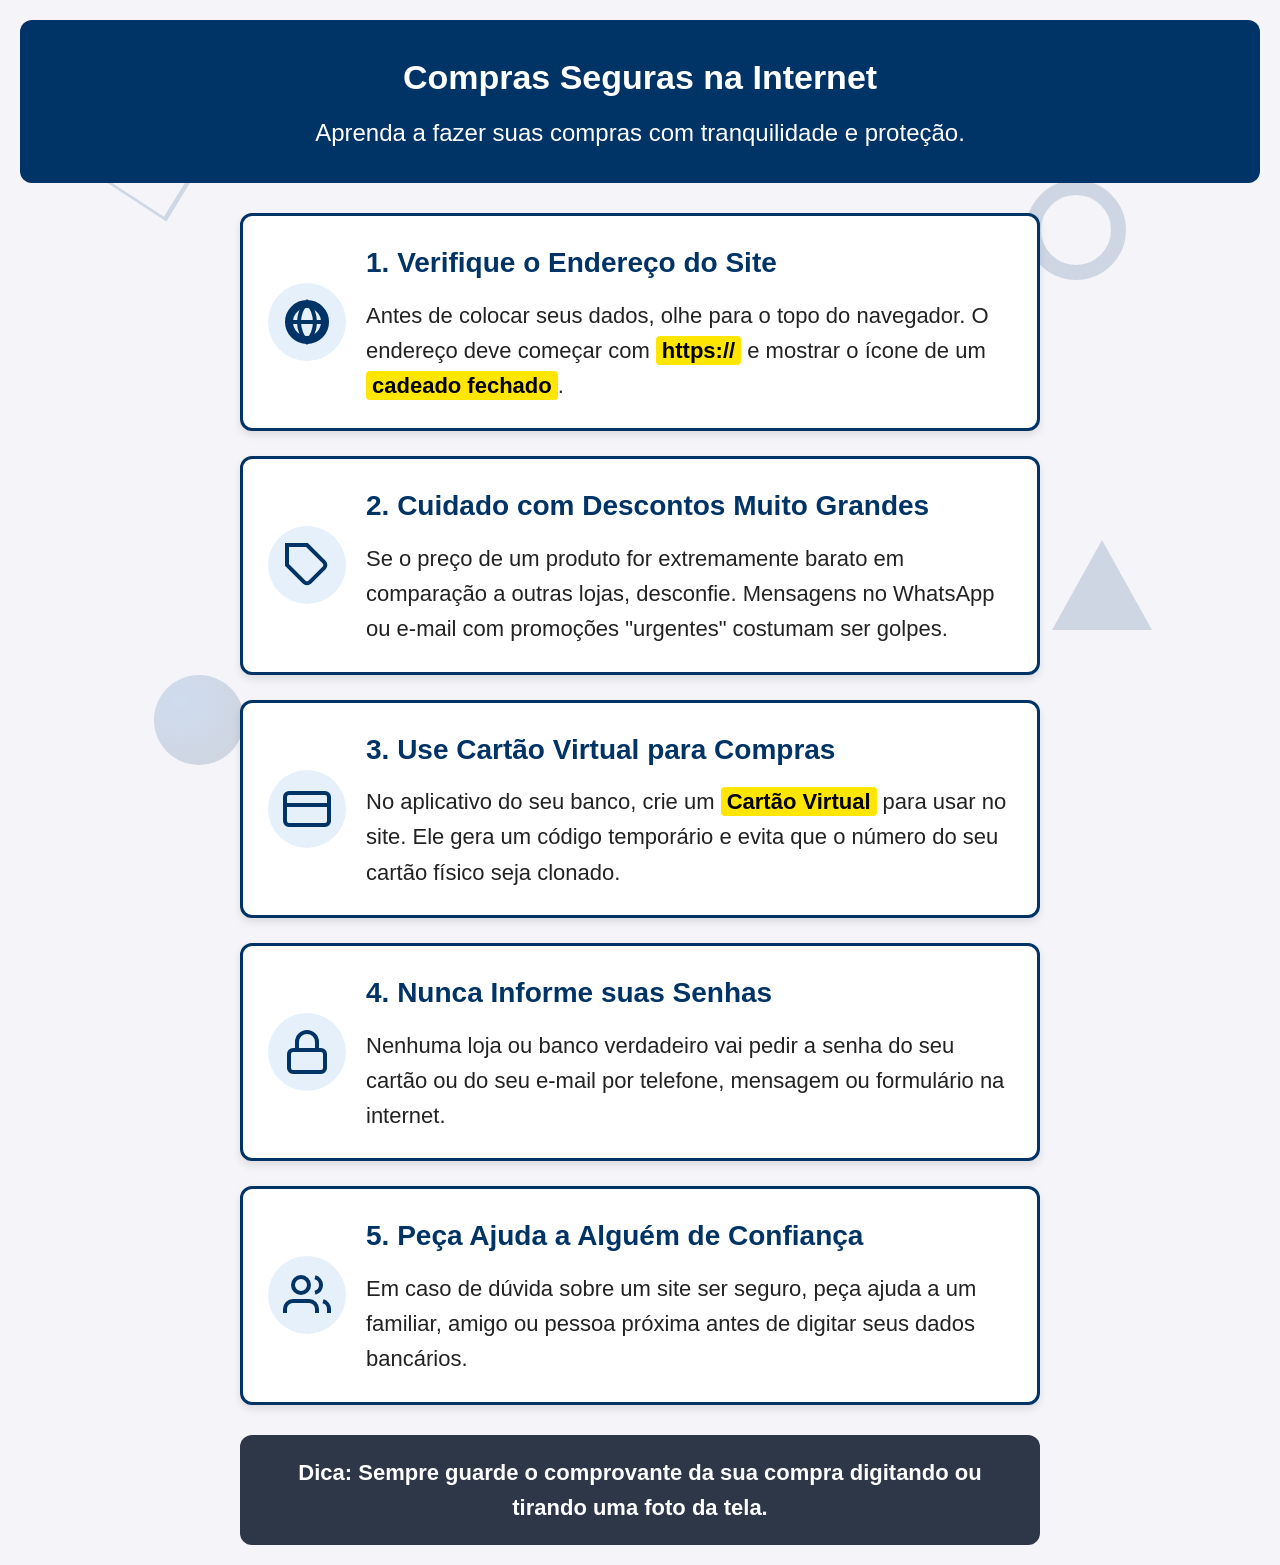
<file: index.html>
<!DOCTYPE html>
<html lang="pt-BR">
<head>
    <meta charset="UTF-8">
    <meta name="viewport" content="width=device-width, initial-scale=1.0">
    <title>Guia de Segurança para Compras Online</title>
    <link rel="stylesheet" href="style.css">
</head>
<body>

    <!-- Formas Geométricas 3D de Fundo -->
    <div class="bg-3d-container" aria-hidden="true">
        <div class="shape-3d cube"></div>
        <div class="shape-3d pyramid"></div>
        <div class="shape-3d sphere"></div>
        <div class="shape-3d torus"></div>
    </div>

    <div class="container">
        <header>
            <h1>Compras Seguras na Internet</h1>
            <p>Aprenda a fazer suas compras com tranquilidade e proteção.</p>
        </header>

        <main>
            <a href="endereco-site.html" class="dica-card-link">
                <section class="dica-card">
                    <div class="card-icon">
                        <svg viewBox="0 0 24 24" width="48" height="48" fill="none" stroke="#003366" stroke-width="2"><path d="M12 2a10 10 0 1 0 10 10A10 10 0 0 0 12 2zm0 18a8 8 0 1 1 8-8 8 8 0 0 1-8 8z"/><path d="M2 12h20M12 2a15.3 15.3 0 0 1 4 10 15.3 15.3 0 0 1-4 10 15.3 15.3 0 0 1-4-10 15.3 15.3 0 0 1 4-10z"/></svg>
                    </div>
                    <div class="card-content">
                        <h2>1. Verifique o Endereço do Site</h2>
                        <p>Antes de colocar seus dados, olhe para o topo do navegador. O endereço deve começar com <strong>https://</strong> e mostrar o ícone de um <strong>cadeado fechado</strong>.</p>
                    </div>
                </section>
            </a>

            <a href="descontos-suspeitos.html" class="dica-card-link">
                <section class="dica-card">
                    <div class="card-icon">
                        <svg viewBox="0 0 24 24" width="48" height="48" fill="none" stroke="#003366" stroke-width="2"><path d="M20.59 13.41l-7.17 7.17a2 2 0 0 1-2.83 0L2 12V2h10l8.59 8.59a2 2 0 0 1 0 2.82z"/><line x1="7" y1="7" x2="7.01" y2="7"/></svg>
                    </div>
                    <div class="card-content">
                        <h2>2. Cuidado com Descontos Muito Grandes</h2>
                        <p>Se o preço de um produto for extremamente barato em comparação a outras lojas, desconfie. Mensagens no WhatsApp ou e-mail com promoções "urgentes" costumam ser golpes.</p>
                    </div>
                </section>
            </a>

            <a href="cartao-virtual.html" class="dica-card-link">
                <section class="dica-card">
                    <div class="card-icon">
                        <svg viewBox="0 0 24 24" width="48" height="48" fill="none" stroke="#003366" stroke-width="2"><rect x="1" y="4" width="22" height="16" rx="2" ry="2"/><line x1="1" y1="10" x2="23" y2="10"/></svg>
                    </div>
                    <div class="card-content">
                        <h2>3. Use Cartão Virtual para Compras</h2>
                        <p>No aplicativo do seu banco, crie um <strong>Cartão Virtual</strong> para usar no site. Ele gera um código temporário e evita que o número do seu cartão físico seja clonado.</p>
                    </div>
                </section>
            </a>

            <a href="proteja-senhas.html" class="dica-card-link">
                <section class="dica-card">
                    <div class="card-icon">
                        <svg viewBox="0 0 24 24" width="48" height="48" fill="none" stroke="#003366" stroke-width="2"><rect x="3" y="11" width="18" height="11" rx="2" ry="2"/><path d="M7 11V7a5 5 0 0 1 10 0v4"/></svg>
                    </div>
                    <div class="card-content">
                        <h2>4. Nunca Informe suas Senhas</h2>
                        <p>Nenhuma loja ou banco verdadeiro vai pedir a senha do seu cartão ou do seu e-mail por telefone, mensagem ou formulário na internet.</p>
                    </div>
                </section>
            </a>

            <a href="peca-ajuda.html" class="dica-card-link">
                <section class="dica-card">
                    <div class="card-icon">
                        <svg viewBox="0 0 24 24" width="48" height="48" fill="none" stroke="#003366" stroke-width="2"><path d="M17 21v-2a4 4 0 0 0-4-4H5a4 4 0 0 0-4 4v2"/><circle cx="9" cy="7" r="4"/><path d="M23 21v-2a4 4 0 0 0-3-3.87"/><path d="M16 3.13a4 4 0 0 1 0 7.75"/></svg>
                    </div>
                    <div class="card-content">
                        <h2>5. Peça Ajuda a Alguém de Confiança</h2>
                        <p>Em caso de dúvida sobre um site ser seguro, peça ajuda a um familiar, amigo ou pessoa próxima antes de digitar seus dados bancários.</p>
                    </div>
                </section>
            </a>
        </main>

        <footer>
            <p>Dica: Sempre guarde o comprovante da sua compra digitando ou tirando uma foto da tela.</p>
        </footer>
    </div>

</body>
</html>
</file>
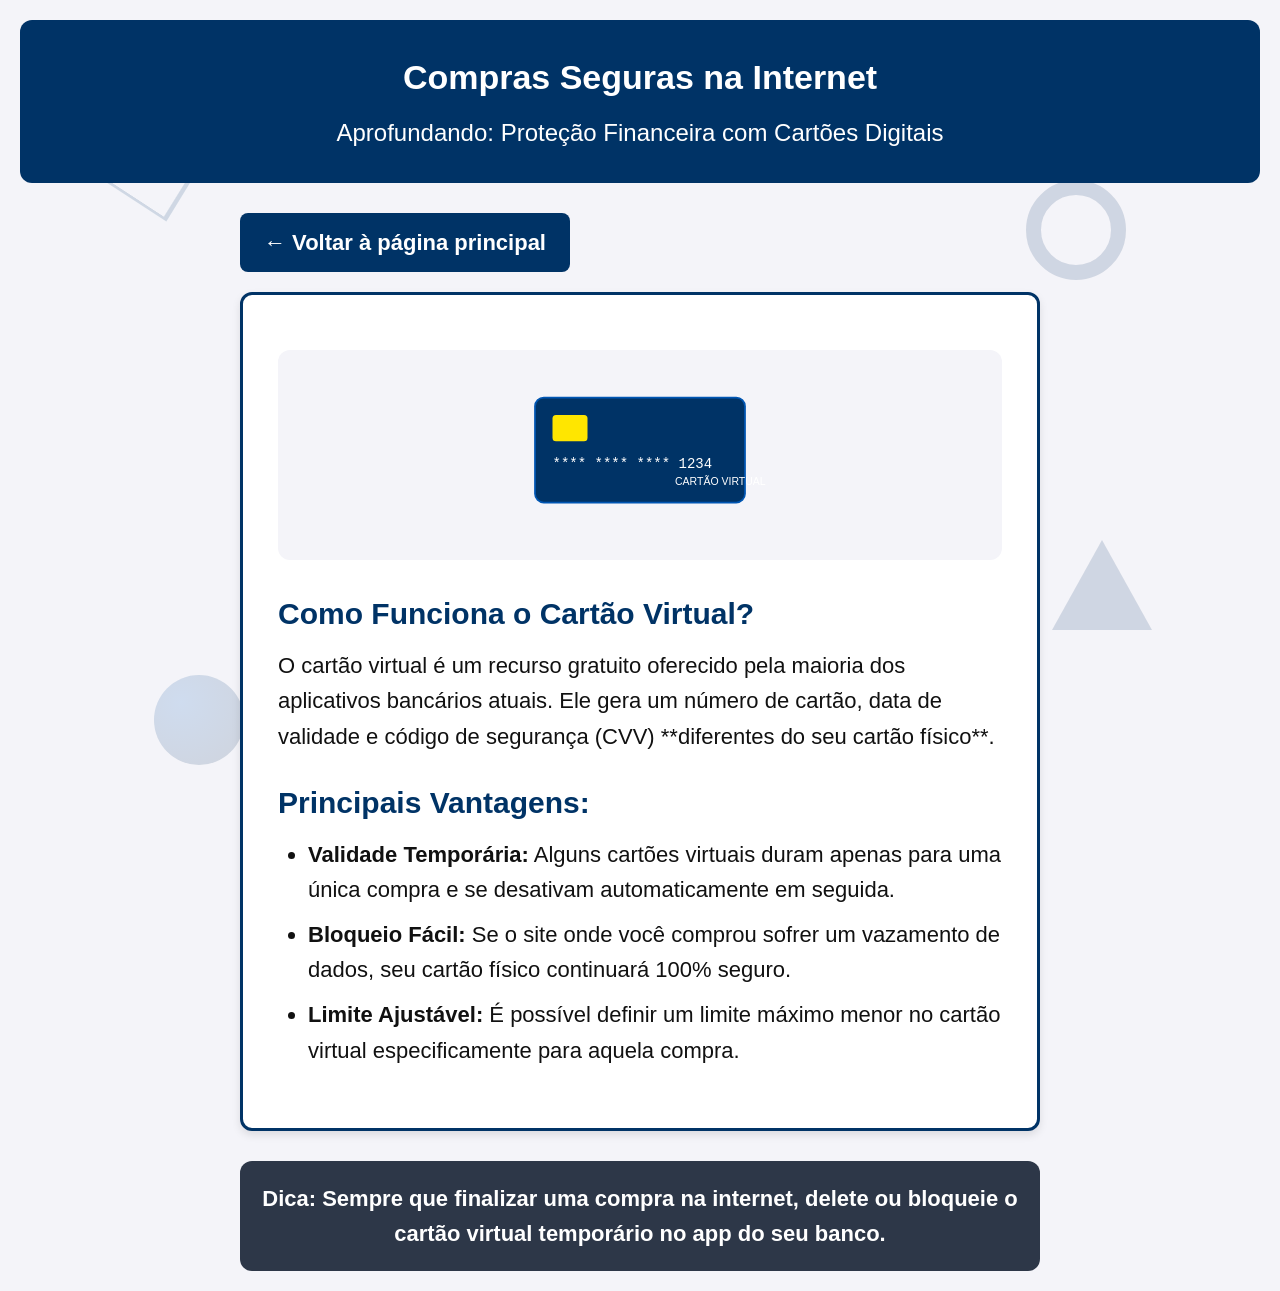
<file: cartao-virtual.html>
<!DOCTYPE html>
<html lang="pt-BR">
<head>
    <meta charset="UTF-8">
    <meta name="viewport" content="width=device-width, initial-scale=1.0">
    <title>Use Cartão Virtual para Compras - Guia de Segurança</title>
    <link rel="stylesheet" href="style.css">
</head>
<body>

    <div class="bg-3d-container" aria-hidden="true">
        <div class="shape-3d cube"></div>
        <div class="shape-3d pyramid"></div>
        <div class="shape-3d sphere"></div>
        <div class="shape-3d torus"></div>
    </div>

    <div class="container">
        <header>
            <h1>Compras Seguras na Internet</h1>
            <p>Aprofundando: Proteção Financeira com Cartões Digitais</p>
        </header>

        <main>
            <a href="index.html" class="btn-voltar">← Voltar à página principal</a>
            
            <article class="pagina-detalhes">
                <div class="hero-figure">
                    <svg viewBox="0 0 400 160" width="350" height="140" fill="none">
                        <rect x="80" y="20" width="240" height="120" rx="10" fill="#003366" stroke="#0056b3" stroke-width="2"/>
                        <rect x="100" y="40" width="40" height="30" rx="4" fill="#FFE600"/>
                        <text x="100" y="100" font-family="Courier" font-size="16" fill="#FFFFFF">**** **** **** 1234</text>
                        <text x="240" y="120" font-family="Arial" font-size="12" fill="#FFFFFF">CARTÃO VIRTUAL</text>
                    </svg>
                </div>

                <h2>Como Funciona o Cartão Virtual?</h2>
                <p>O cartão virtual é um recurso gratuito oferecido pela maioria dos aplicativos bancários atuais. Ele gera um número de cartão, data de validade e código de segurança (CVV) **diferentes do seu cartão físico**.</p>

                <h2>Principais Vantagens:</h2>
                <ul>
                    <li><strong>Validade Temporária:</strong> Alguns cartões virtuais duram apenas para uma única compra e se desativam automaticamente em seguida.</li>
                    <li><strong>Bloqueio Fácil:</strong> Se o site onde você comprou sofrer um vazamento de dados, seu cartão físico continuará 100% seguro.</li>
                    <li><strong>Limite Ajustável:</strong> É possível definir um limite máximo menor no cartão virtual especificamente para aquela compra.</li>
                </ul>
            </article>
        </main>

        <footer>
            <p>Dica: Sempre que finalizar uma compra na internet, delete ou bloqueie o cartão virtual temporário no app do seu banco.</p>
        </footer>
    </div>

</body>
</html>
</file>
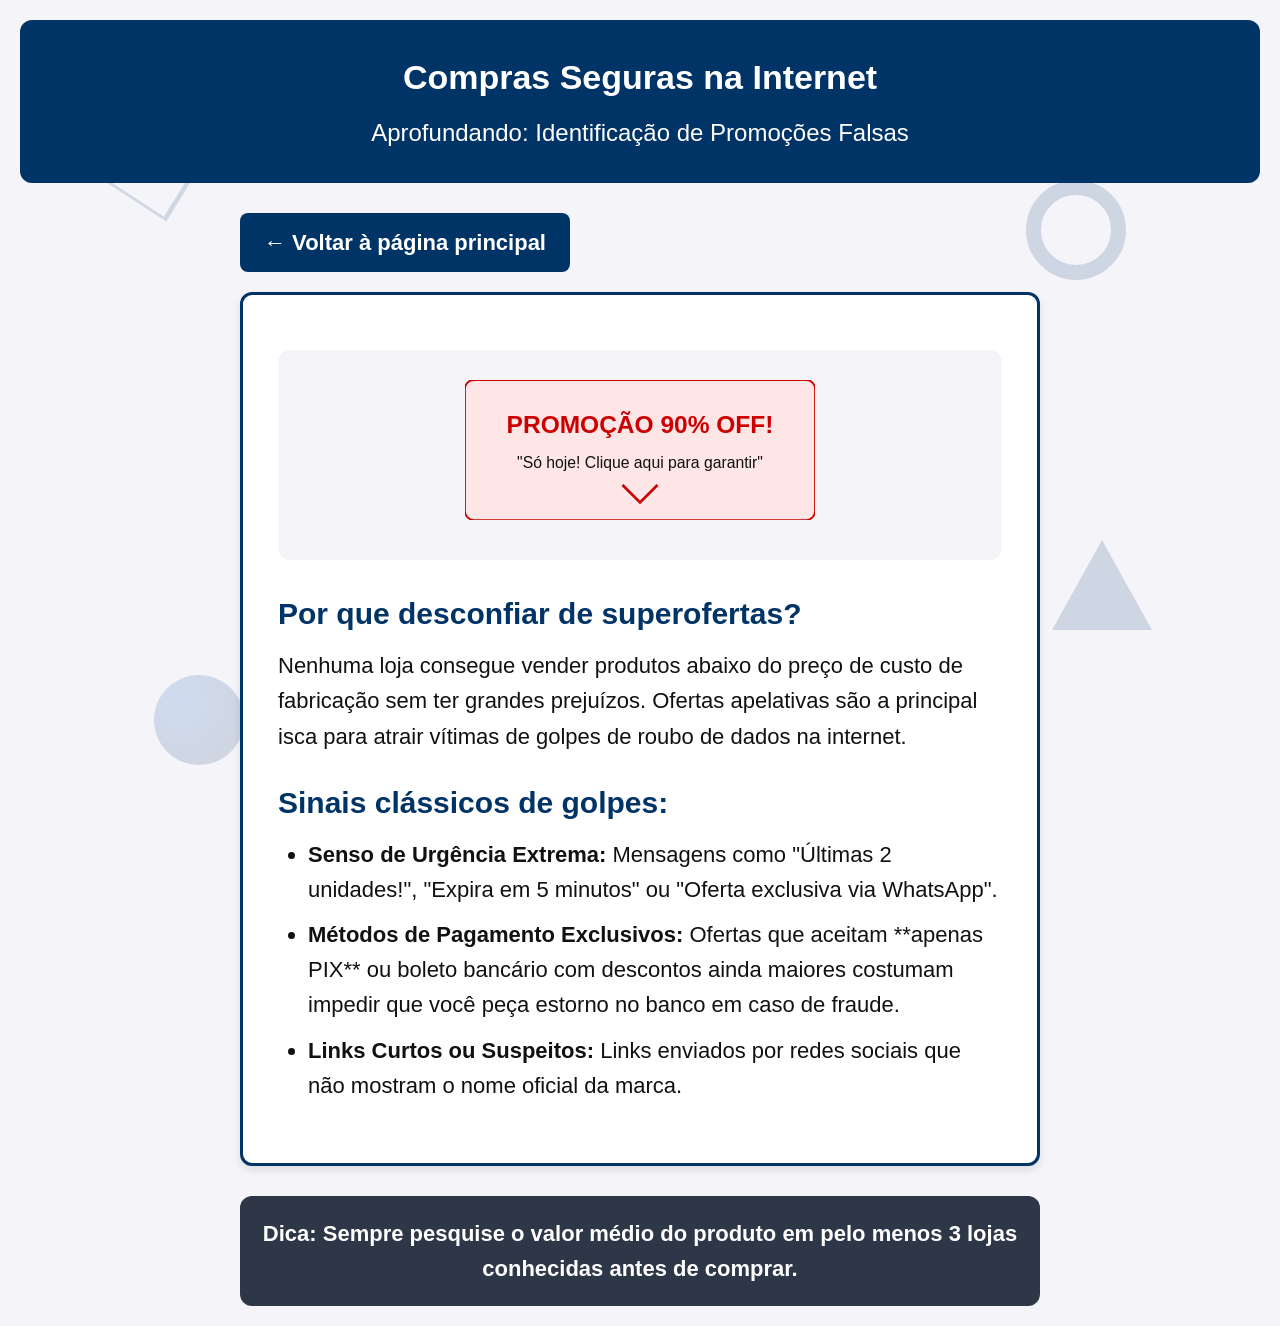
<file: descontos-suspeitos.html>
<!DOCTYPE html>
<html lang="pt-BR">
<head>
    <meta charset="UTF-8">
    <meta name="viewport" content="width=device-width, initial-scale=1.0">
    <title>Cuidado com Descontos Muito Grandes - Guia de Segurança</title>
    <link rel="stylesheet" href="style.css">
</head>
<body>

    <div class="bg-3d-container" aria-hidden="true">
        <div class="shape-3d cube"></div>
        <div class="shape-3d pyramid"></div>
        <div class="shape-3d sphere"></div>
        <div class="shape-3d torus"></div>
    </div>

    <div class="container">
        <header>
            <h1>Compras Seguras na Internet</h1>
            <p>Aprofundando: Identificação de Promoções Falsas</p>
        </header>

        <main>
            <a href="index.html" class="btn-voltar">← Voltar à página principal</a>
            
            <article class="pagina-detalhes">
                <div class="hero-figure">
                    <svg viewBox="0 0 400 160" width="350" height="140" fill="none">
                        <rect width="400" height="160" rx="10" fill="#FFE6E6" stroke="#CC0000" stroke-width="2"/>
                        <text x="200" y="60" text-anchor="middle" font-family="Arial" font-size="28" font-weight="bold" fill="#CC0000">PROMOÇÃO 90% OFF!</text>
                        <text x="200" y="100" text-anchor="middle" font-family="Arial" font-size="18" fill="#111111">"Só hoje! Clique aqui para garantir"</text>
                        <path d="M180 120 L200 140 L220 120" stroke="#CC0000" stroke-width="3"/>
                    </svg>
                </div>

                <h2>Por que desconfiar de superofertas?</h2>
                <p>Nenhuma loja consegue vender produtos abaixo do preço de custo de fabricação sem ter grandes prejuízos. Ofertas apelativas são a principal isca para atrair vítimas de golpes de roubo de dados na internet.</p>

                <h2>Sinais clássicos de golpes:</h2>
                <ul>
                    <li><strong>Senso de Urgência Extrema:</strong> Mensagens como "Últimas 2 unidades!", "Expira em 5 minutos" ou "Oferta exclusiva via WhatsApp".</li>
                    <li><strong>Métodos de Pagamento Exclusivos:</strong> Ofertas que aceitam **apenas PIX** ou boleto bancário com descontos ainda maiores costumam impedir que você peça estorno no banco em caso de fraude.</li>
                    <li><strong>Links Curtos ou Suspeitos:</strong> Links enviados por redes sociais que não mostram o nome oficial da marca.</li>
                </ul>
            </article>
        </main>

        <footer>
            <p>Dica: Sempre pesquise o valor médio do produto em pelo menos 3 lojas conhecidas antes de comprar.</p>
        </footer>
    </div>

</body>
</html>
</file>
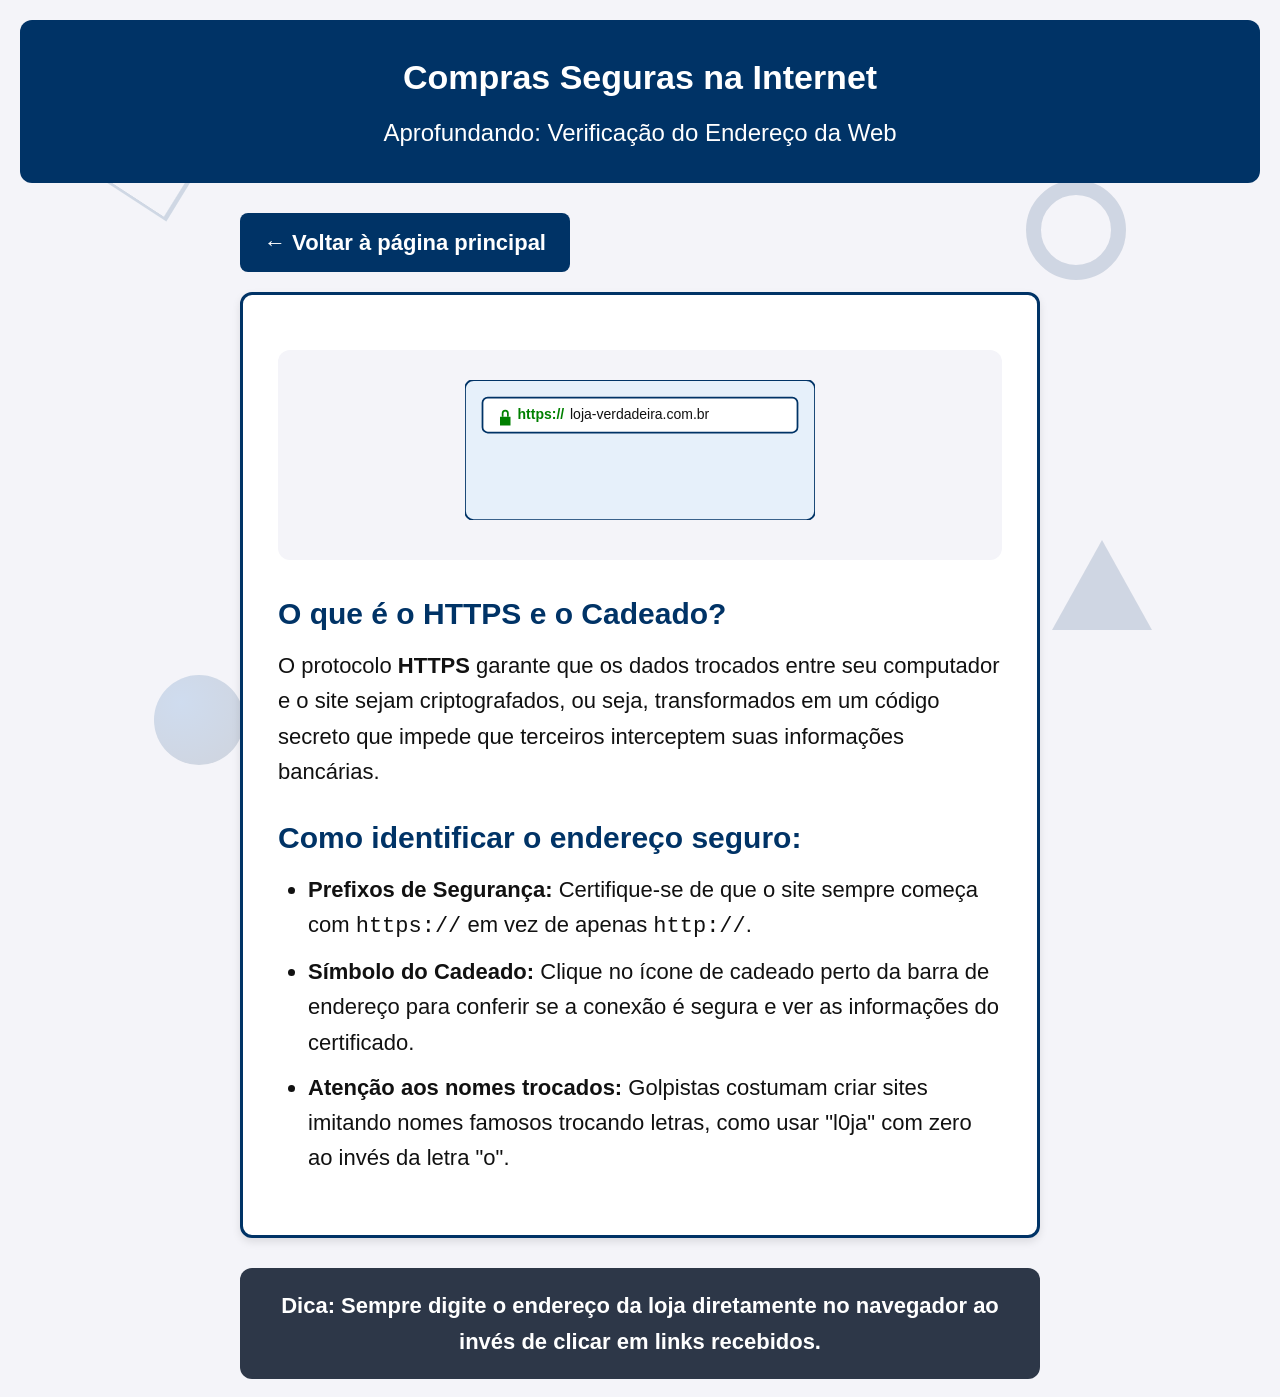
<file: endereco-site.html>
<!DOCTYPE html>
<html lang="pt-BR">
<head>
    <meta charset="UTF-8">
    <meta name="viewport" content="width=device-width, initial-scale=1.0">
    <title>Verifique o Endereço do Site - Guia de Segurança</title>
    <link rel="stylesheet" href="style.css">
</head>
<body>

    <div class="bg-3d-container" aria-hidden="true">
        <div class="shape-3d cube"></div>
        <div class="shape-3d pyramid"></div>
        <div class="shape-3d sphere"></div>
        <div class="shape-3d torus"></div>
    </div>

    <div class="container">
        <header>
            <h1>Compras Seguras na Internet</h1>
            <p>Aprofundando: Verificação do Endereço da Web</p>
        </header>

        <main>
            <a href="index.html" class="btn-voltar">← Voltar à página principal</a>
            
            <article class="pagina-detalhes">
                <div class="hero-figure">
                    <svg viewBox="0 0 400 160" width="350" height="140" fill="none">
                        <rect width="400" height="160" rx="10" fill="#E6F0FA" stroke="#003366" stroke-width="2"/>
                        <rect x="20" y="20" width="360" height="40" rx="6" fill="#FFFFFF" stroke="#003366" stroke-width="2"/>
                        <!-- Cadeado -->
                        <path d="M40 42 h12 v10 h-12 z" fill="#008000"/>
                        <path d="M43 42 v-4 a3 3 0 0 1 6 0 v4" stroke="#008000" stroke-width="2"/>
                        <!-- URL -->
                        <text x="60" y="45" font-family="Arial" font-size="16" font-weight="bold" fill="#008000">https://</text>
                        <text x="120" y="45" font-family="Arial" font-size="16" fill="#111111">loja-verdadeira.com.br</text>
                    </svg>
                </div>

                <h2>O que é o HTTPS e o Cadeado?</h2>
                <p>O protocolo <strong>HTTPS</strong> garante que os dados trocados entre seu computador e o site sejam criptografados, ou seja, transformados em um código secreto que impede que terceiros interceptem suas informações bancárias.</p>

                <h2>Como identificar o endereço seguro:</h2>
                <ul>
                    <li><strong>Prefixos de Segurança:</strong> Certifique-se de que o site sempre começa com <code>https://</code> em vez de apenas <code>http://</code>.</li>
                    <li><strong>Símbolo do Cadeado:</strong> Clique no ícone de cadeado perto da barra de endereço para conferir se a conexão é segura e ver as informações do certificado.</li>
                    <li><strong>Atenção aos nomes trocados:</strong> Golpistas costumam criar sites imitando nomes famosos trocando letras, como usar "l0ja" com zero ao invés da letra "o".</li>
                </ul>
            </article>
        </main>

        <footer>
            <p>Dica: Sempre digite o endereço da loja diretamente no navegador ao invés de clicar em links recebidos.</p>
        </footer>
    </div>

</body>
</html>
</file>
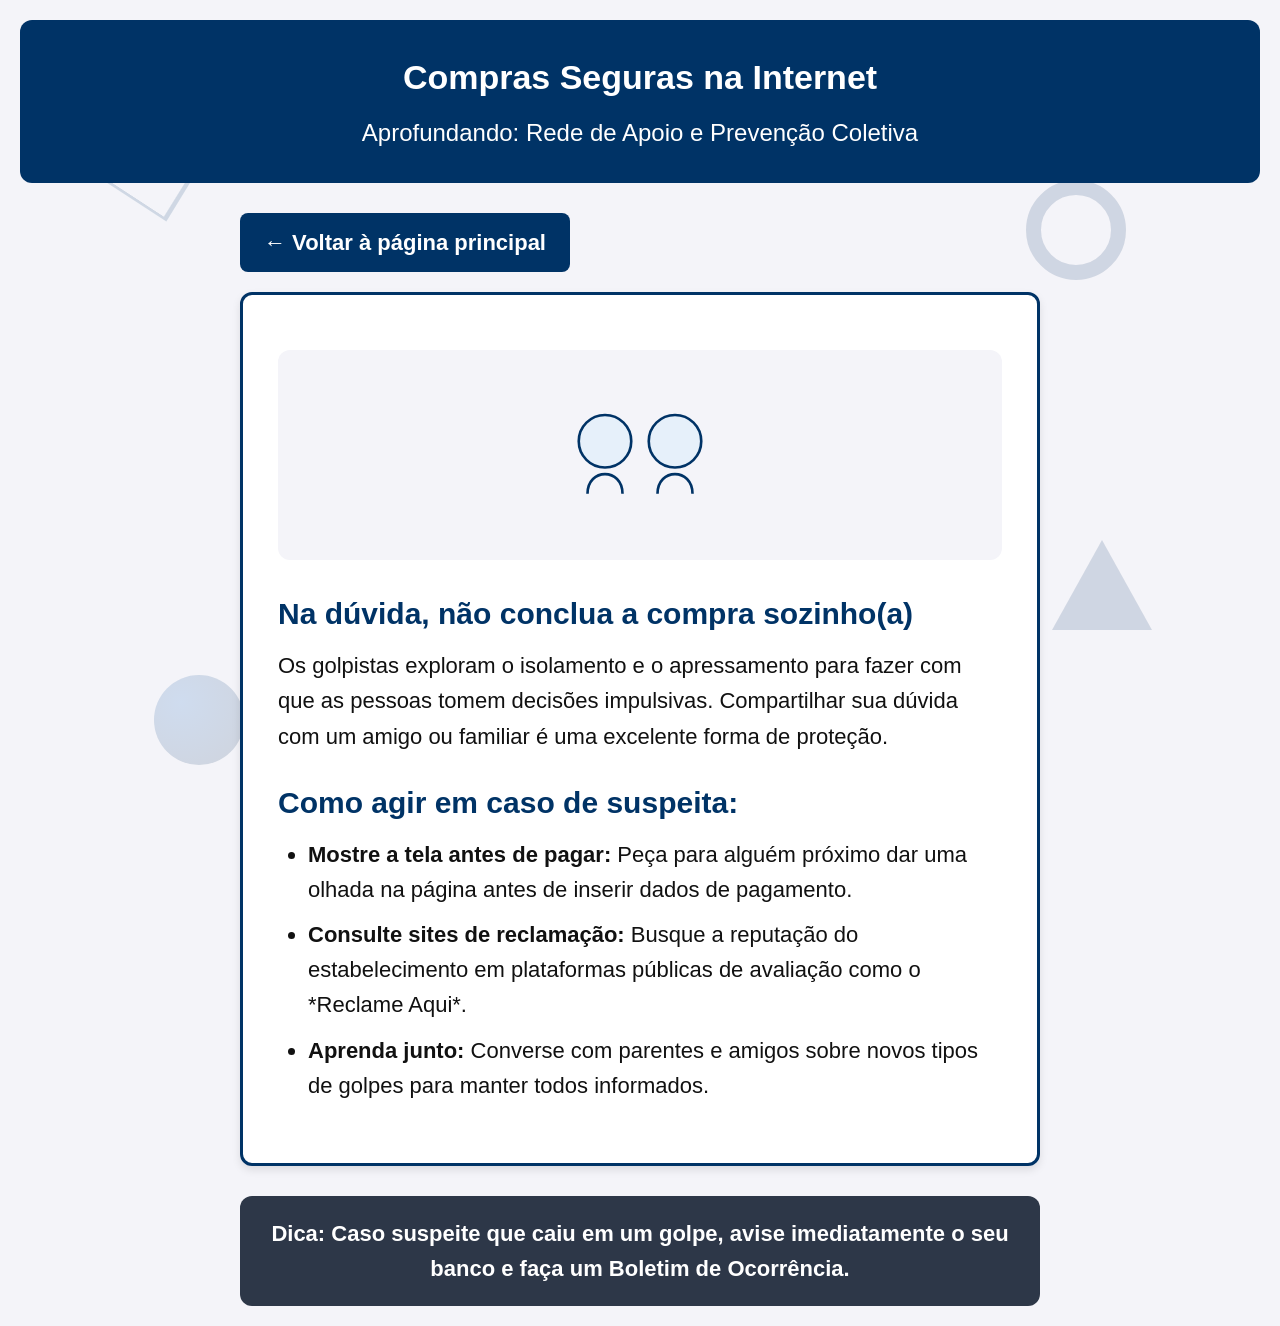
<file: peca-ajuda.html>
<!DOCTYPE html>
<html lang="pt-BR">
<head>
    <meta charset="UTF-8">
    <meta name="viewport" content="width=device-width, initial-scale=1.0">
    <title>Peça Ajuda a Alguém de Confiança - Guia de Segurança</title>
    <link rel="stylesheet" href="style.css">
</head>
<body>

    <div class="bg-3d-container" aria-hidden="true">
        <div class="shape-3d cube"></div>
        <div class="shape-3d pyramid"></div>
        <div class="shape-3d sphere"></div>
        <div class="shape-3d torus"></div>
    </div>

    <div class="container">
        <header>
            <h1>Compras Seguras na Internet</h1>
            <p>Aprofundando: Rede de Apoio e Prevenção Coletiva</p>
        </header>

        <main>
            <a href="index.html" class="btn-voltar">← Voltar à página principal</a>
            
            <article class="pagina-detalhes">
                <div class="hero-figure">
                    <svg viewBox="0 0 400 160" width="350" height="140" fill="none">
                        <circle cx="160" cy="70" r="30" stroke="#003366" stroke-width="3" fill="#E6F0FA"/>
                        <circle cx="240" cy="70" r="30" stroke="#003366" stroke-width="3" fill="#E6F0FA"/>
                        <path d="M140 130 C140 100, 180 100, 180 130" stroke="#003366" stroke-width="3"/>
                        <path d="M220 130 C220 100, 260 100, 260 130" stroke="#003366" stroke-width="3"/>
                    </svg>
                </div>

                <h2>Na dúvida, não conclua a compra sozinho(a)</h2>
                <p>Os golpistas exploram o isolamento e o apressamento para fazer com que as pessoas tomem decisões impulsivas. Compartilhar sua dúvida com um amigo ou familiar é uma excelente forma de proteção.</p>

                <h2>Como agir em caso de suspeita:</h2>
                <ul>
                    <li><strong>Mostre a tela antes de pagar:</strong> Peça para alguém próximo dar uma olhada na página antes de inserir dados de pagamento.</li>
                    <li><strong>Consulte sites de reclamação:</strong> Busque a reputação do estabelecimento em plataformas públicas de avaliação como o *Reclame Aqui*.</li>
                    <li><strong>Aprenda junto:</strong> Converse com parentes e amigos sobre novos tipos de golpes para manter todos informados.</li>
                </ul>
            </article>
        </main>

        <footer>
            <p>Dica: Caso suspeite que caiu em um golpe, avise imediatamente o seu banco e faça um Boletim de Ocorrência.</p>
        </footer>
    </div>

</body>
</html>
</file>
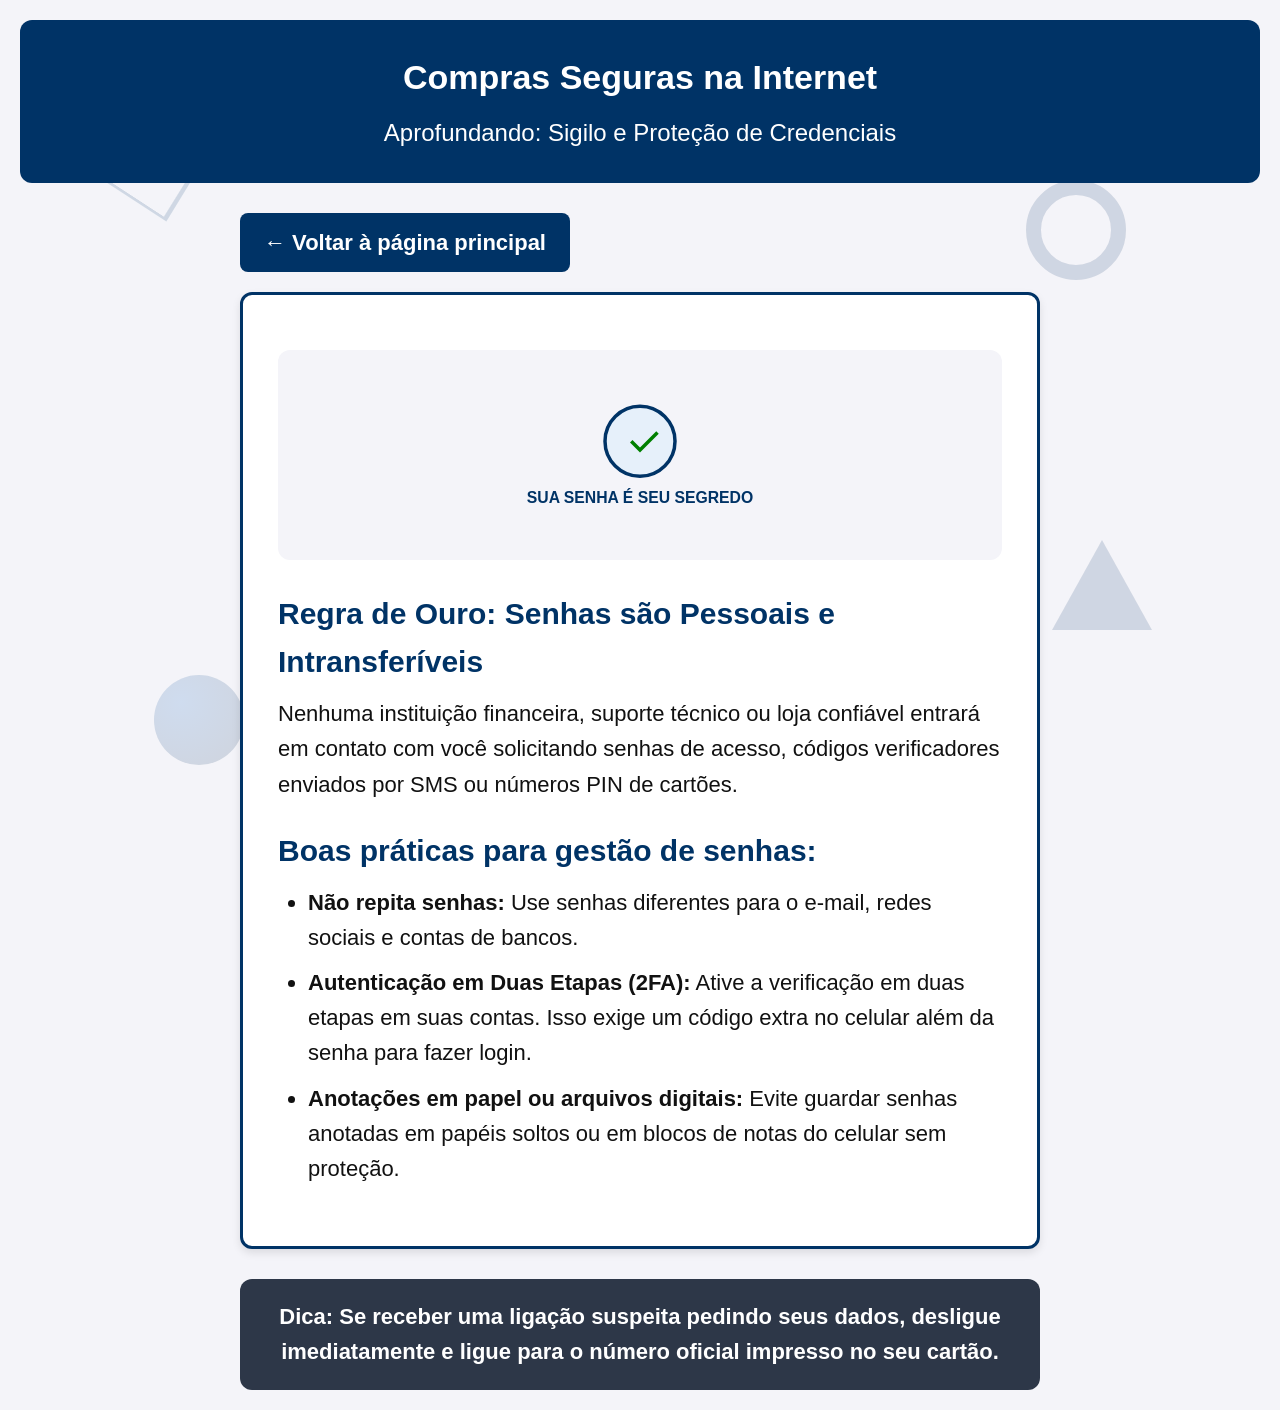
<file: proteja-senhas.html>
<!DOCTYPE html>
<html lang="pt-BR">
<head>
    <meta charset="UTF-8">
    <meta name="viewport" content="width=device-width, initial-scale=1.0">
    <title>Nunca Informe suas Senhas - Guia de Segurança</title>
    <link rel="stylesheet" href="style.css">
</head>
<body>

    <div class="bg-3d-container" aria-hidden="true">
        <div class="shape-3d cube"></div>
        <div class="shape-3d pyramid"></div>
        <div class="shape-3d sphere"></div>
        <div class="shape-3d torus"></div>
    </div>

    <div class="container">
        <header>
            <h1>Compras Seguras na Internet</h1>
            <p>Aprofundando: Sigilo e Proteção de Credenciais</p>
        </header>

        <main>
            <a href="index.html" class="btn-voltar">← Voltar à página principal</a>
            
            <article class="pagina-detalhes">
                <div class="hero-figure">
                    <svg viewBox="0 0 400 160" width="350" height="140" fill="none">
                        <circle cx="200" cy="70" r="40" stroke="#003366" stroke-width="4" fill="#E6F0FA"/>
                        <path d="M190 70 L200 80 L220 60" stroke="#008000" stroke-width="4"/>
                        <text x="200" y="140" text-anchor="middle" font-family="Arial" font-size="18" font-weight="bold" fill="#003366">SUA SENHA É SEU SEGREDO</text>
                    </svg>
                </div>

                <h2>Regra de Ouro: Senhas são Pessoais e Intransferíveis</h2>
                <p>Nenhuma instituição financeira, suporte técnico ou loja confiável entrará em contato com você solicitando senhas de acesso, códigos verificadores enviados por SMS ou números PIN de cartões.</p>

                <h2>Boas práticas para gestão de senhas:</h2>
                <ul>
                    <li><strong>Não repita senhas:</strong> Use senhas diferentes para o e-mail, redes sociais e contas de bancos.</li>
                    <li><strong>Autenticação em Duas Etapas (2FA):</strong> Ative a verificação em duas etapas em suas contas. Isso exige um código extra no celular além da senha para fazer login.</li>
                    <li><strong>Anotações em papel ou arquivos digitais:</strong> Evite guardar senhas anotadas em papéis soltos ou em blocos de notas do celular sem proteção.</li>
                </ul>
            </article>
        </main>

        <footer>
            <p>Dica: Se receber uma ligação suspeita pedindo seus dados, desligue imediatamente e ligue para o número oficial impresso no seu cartão.</p>
        </footer>
    </div>

</body>
</html>
</file>
<file: style.css>
/* Configurações Globais de Acessibilidade */
* {
    box-sizing: border-box;
    margin: 0;
    padding: 0;
}

body {
    font-family: Arial, Helvetica, sans-serif;
    font-size: 22px;
    line-height: 1.6;
    background-color: #F4F4F9;
    color: #111111;
    padding: 20px;
    position: relative;
    overflow-x: hidden;
}

/* Camada escura de fundo (Overlay) */
body::before {
    content: "";
    position: fixed;
    top: 0;
    left: 0;
    width: 100vw;
    height: 100vh;
    background-color: rgba(0, 0, 0, 0.6);
    opacity: 0;
    visibility: hidden;
    transition: opacity 0.3s ease, visibility 0.3s ease;
    z-index: 10;
    pointer-events: none;
}

/* Formas Geométricas 3D de Fundo */
.bg-3d-container {
    position: fixed;
    top: 0;
    left: 0;
    width: 100%;
    height: 100%;
    pointer-events: none;
    z-index: 0;
    perspective: 1000px;
    overflow: hidden;
}

.shape-3d {
    position: absolute;
    opacity: 0.15;
    transform-style: preserve-3d;
    animation: rotate3d 20s infinite linear;
}

.cube {
    top: 15%;
    left: 8%;
    width: 80px;
    height: 80px;
    border: 4px solid #003366;
    transform: rotateX(45deg) rotateY(45deg);
}

.pyramid {
    top: 60%;
    right: 10%;
    width: 0;
    height: 0;
    border-left: 50px solid transparent;
    border-right: 50px solid transparent;
    border-bottom: 90px solid #003366;
    animation-duration: 25s;
}

.sphere {
    top: 75%;
    left: 12%;
    width: 90px;
    height: 90px;
    border-radius: 50%;
    background: radial-gradient(circle at 30% 30%, #0056b3, #001f3f);
    animation-duration: 18s;
}

.torus {
    top: 20%;
    right: 12%;
    width: 100px;
    height: 100px;
    border: 15px solid #003366;
    border-radius: 50%;
    animation-duration: 22s;
}

@keyframes rotate3d {
    0% { transform: rotateX(0deg) rotateY(0deg) rotateZ(0deg) translateY(0px); }
    50% { transform: rotateX(180deg) rotateY(180deg) rotateZ(90deg) translateY(-20px); }
    100% { transform: rotateX(360deg) rotateY(360deg) rotateZ(180deg) translateY(0px); }
}

.container {
    position: relative;
    z-index: 1;
}

/* Cabeçalho */
header {
    background-color: #003366;
    color: #FFFFFF;
    padding: 30px 20px;
    text-align: center;
    border-radius: 12px;
    margin-bottom: 30px;
    transition: filter 0.3s ease;
}

header h1 {
    font-size: 34px;
    margin-bottom: 10px;
}

header p {
    font-size: 24px;
}

/* Conteúdo Principal */
main {
    max-width: 800px;
    margin: 0 auto;
}

a.dica-card-link {
    text-decoration: none;
    color: inherit;
    display: block;
}

/* Cartões com Dicas */
.dica-card {
    background-color: #FFFFFF;
    border: 3px solid #003366;
    border-radius: 12px;
    padding: 25px;
    margin-bottom: 25px;
    box-shadow: 0 4px 8px rgba(0, 0, 0, 0.1);
    cursor: pointer;
    transition: transform 0.3s ease, box-shadow 0.3s ease, filter 0.3s ease;
    display: flex;
    align-items: center;
    gap: 20px;
}

.card-icon {
    flex-shrink: 0;
    background-color: #E6F0FA;
    padding: 15px;
    border-radius: 50%;
    display: flex;
    align-items: center;
    justify-content: center;
}

.dica-card h2 {
    color: #003366;
    font-size: 28px;
    margin-bottom: 12px;
}

.dica-card p {
    color: #222222;
}

.dica-card strong {
    background-color: #FFE600;
    color: #000000;
    padding: 2px 6px;
    border-radius: 4px;
}

/* Páginas Secundárias */
.pagina-detalhes {
    background-color: #FFFFFF;
    border: 3px solid #003366;
    border-radius: 12px;
    padding: 35px;
    box-shadow: 0 4px 8px rgba(0, 0, 0, 0.1);
}

.hero-figure {
    text-align: center;
    margin: 20px 0 30px 0;
    background-color: #F4F4F9;
    padding: 30px;
    border-radius: 12px;
    border: 2px stroke #003366;
}

.hero-figure svg {
    max-width: 100%;
    height: auto;
}

.pagina-detalhes h2 {
    color: #003366;
    font-size: 30px;
    margin-top: 25px;
    margin-bottom: 10px;
}

.pagina-detalhes p {
    margin-bottom: 20px;
}

.pagina-detalhes ul, .pagina-detalhes ol {
    margin-left: 30px;
    margin-bottom: 25px;
}

.pagina-detalhes li {
    margin-bottom: 10px;
}

.btn-voltar {
    display: inline-block;
    background-color: #003366;
    color: #FFFFFF;
    text-decoration: none;
    padding: 12px 24px;
    border-radius: 8px;
    font-weight: bold;
    margin-bottom: 20px;
    transition: background-color 0.2s ease;
}

.btn-voltar:hover {
    background-color: #0056b3;
}

/* Rodapé */
footer {
    max-width: 800px;
    margin: 30px auto 0 auto;
    background-color: #2D3748;
    color: #FFFFFF;
    padding: 20px;
    text-align: center;
    border-radius: 12px;
    font-weight: bold;
    transition: filter 0.3s ease;
}

/* Efeito Modal no Hover */
body:has(.dica-card:hover)::before {
    opacity: 1;
    visibility: visible;
}

body:has(.dica-card:hover) header,
body:has(.dica-card:hover) footer,
body:has(.dica-card:hover) .dica-card:not(:hover) {
    filter: blur(5px) opacity(0.5);
    pointer-events: none;
}

.dica-card:hover {
    position: relative;
    z-index: 100;
    transform: scale(1.05);
    box-shadow: 0 12px 30px rgba(0, 0, 0, 0.5);
    border-color: #0056b3;
}
</file>
